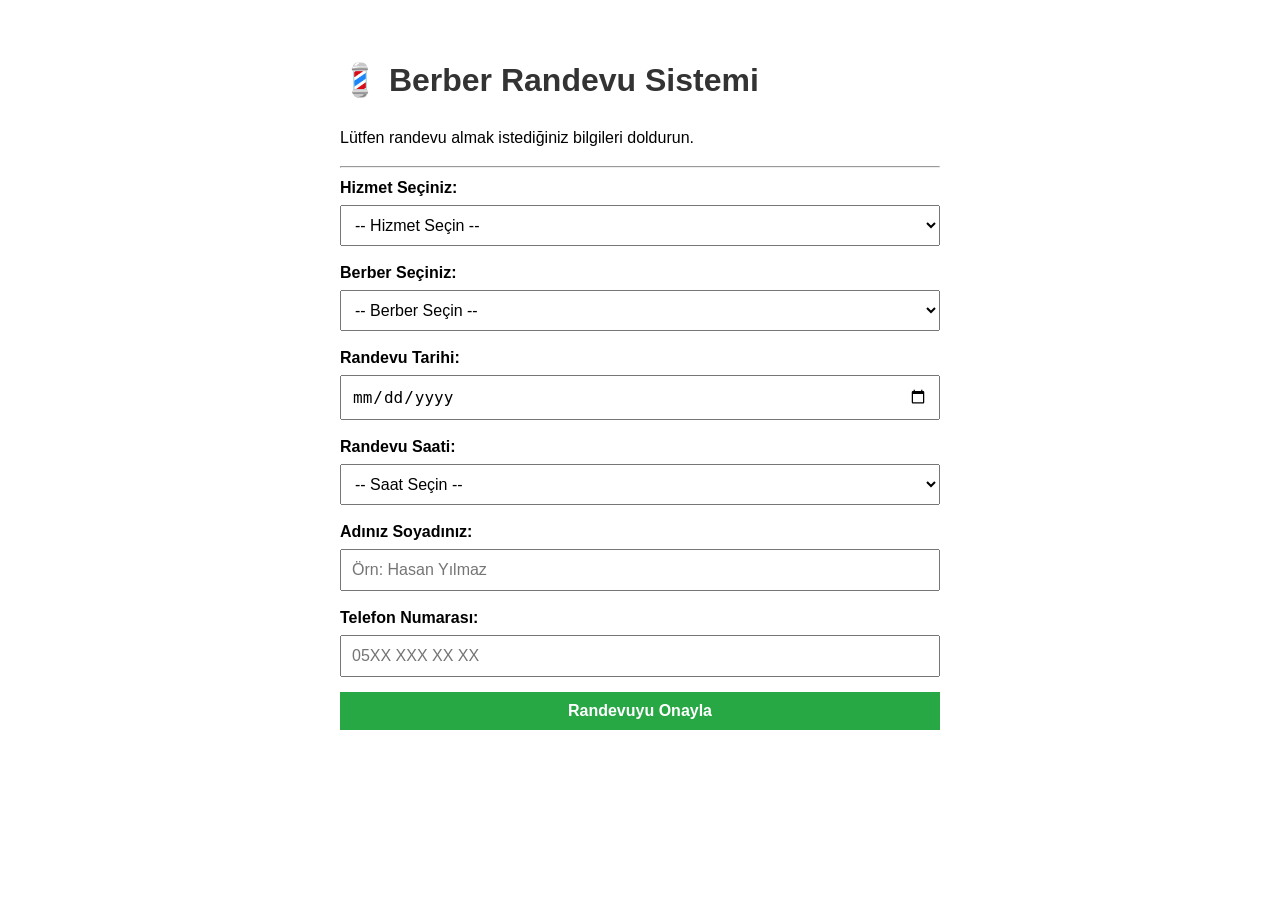
<file: index.html>
<!DOCTYPE html>
<html lang="tr">
<head>
    <meta charset="UTF-8">
    <meta name="viewport" content="width=device-width, initial-scale=1.0">
    <title>Berber Randevu Sistemi - Prototip</title>
    <style>
        body {
            font-family: Arial, sans-serif;
            max-width: 600px;
            margin: 20px auto;
            padding: 15px;
            line-height: 1.5;
        }
        h1, h2 {
            color: #333;
        }
        .form-group {
            margin-bottom: 15px;
        }
        label {
            display: block;
            margin-bottom: 5px;
            font-weight: bold;
        }
        input, select, button {
            width: 100%;
            padding: 10px;
            font-size: 16px;
            box-sizing: border-box;
        }
        button {
            background-color: #28a745;
            color: white;
            border: none;
            cursor: pointer;
            font-weight: bold;
        }
        button:hover {
            background-color: #218838;
        }
    </style>
</head>
<body>

    <h1>💈 Berber Randevu Sistemi</h1>
    <p>Lütfen randevu almak istediğiniz bilgileri doldurun.</p>
    <hr>

    <form>
        <!-- 1. Hizmet Seçimi -->
        <div class="form-group">
            <label for="hizmet">Hizmet Seçiniz:</label>
            <select id="hizmet">
                <option value="">-- Hizmet Seçin --</option>
                <option value="sac">Saç Kesimi (250 TL)</option>
                <option value="sakal">Sakal Tıraşı (150 TL)</option>
                <option value="paket">Saç + Sakal (350 TL)</option>
            </select>
        </div>

        <!-- 2. Berber Seçimi -->
        <div class="form-group">
            <label for="berber">Berber Seçiniz:</label>
            <select id="berber">
                <option value="">-- Berber Seçin --</option>
                <option value="ahmet">Ahmet Usta</option>
                <option value="mehmet">Mehmet Usta</option>
            </select>
        </div>

        <!-- 3. Tarih Seçimi -->
        <div class="form-group">
            <label for="tarih">Randevu Tarihi:</label>
            <input type="date" id="tarih">
        </div>

        <!-- 4. Saat Seçimi -->
        <div class="form-group">
            <label for="saat">Randevu Saati:</label>
            <select id="saat">
                <option value="">-- Saat Seçin --</option>
                <option value="10:00">10:00</option>
                <option value="11:00">11:00</option>
                <option value="14:00">14:00</option>
                <option value="15:00">15:00</option>
            </select>
        </div>

        <!-- 5. Müşteri Bilgileri -->
        <div class="form-group">
            <label for="adsoyad">Adınız Soyadınız:</label>
            <input type="text" id="adsoyad" placeholder="Örn: Hasan Yılmaz">
        </div>

        <div class="form-group">
            <label for="telefon">Telefon Numarası:</label>
            <input type="tel" id="telefon" placeholder="05XX XXX XX XX">
        </div>

        <button type="button">Randevuyu Onayla</button>
    </form>

</body>
</html>
</file>
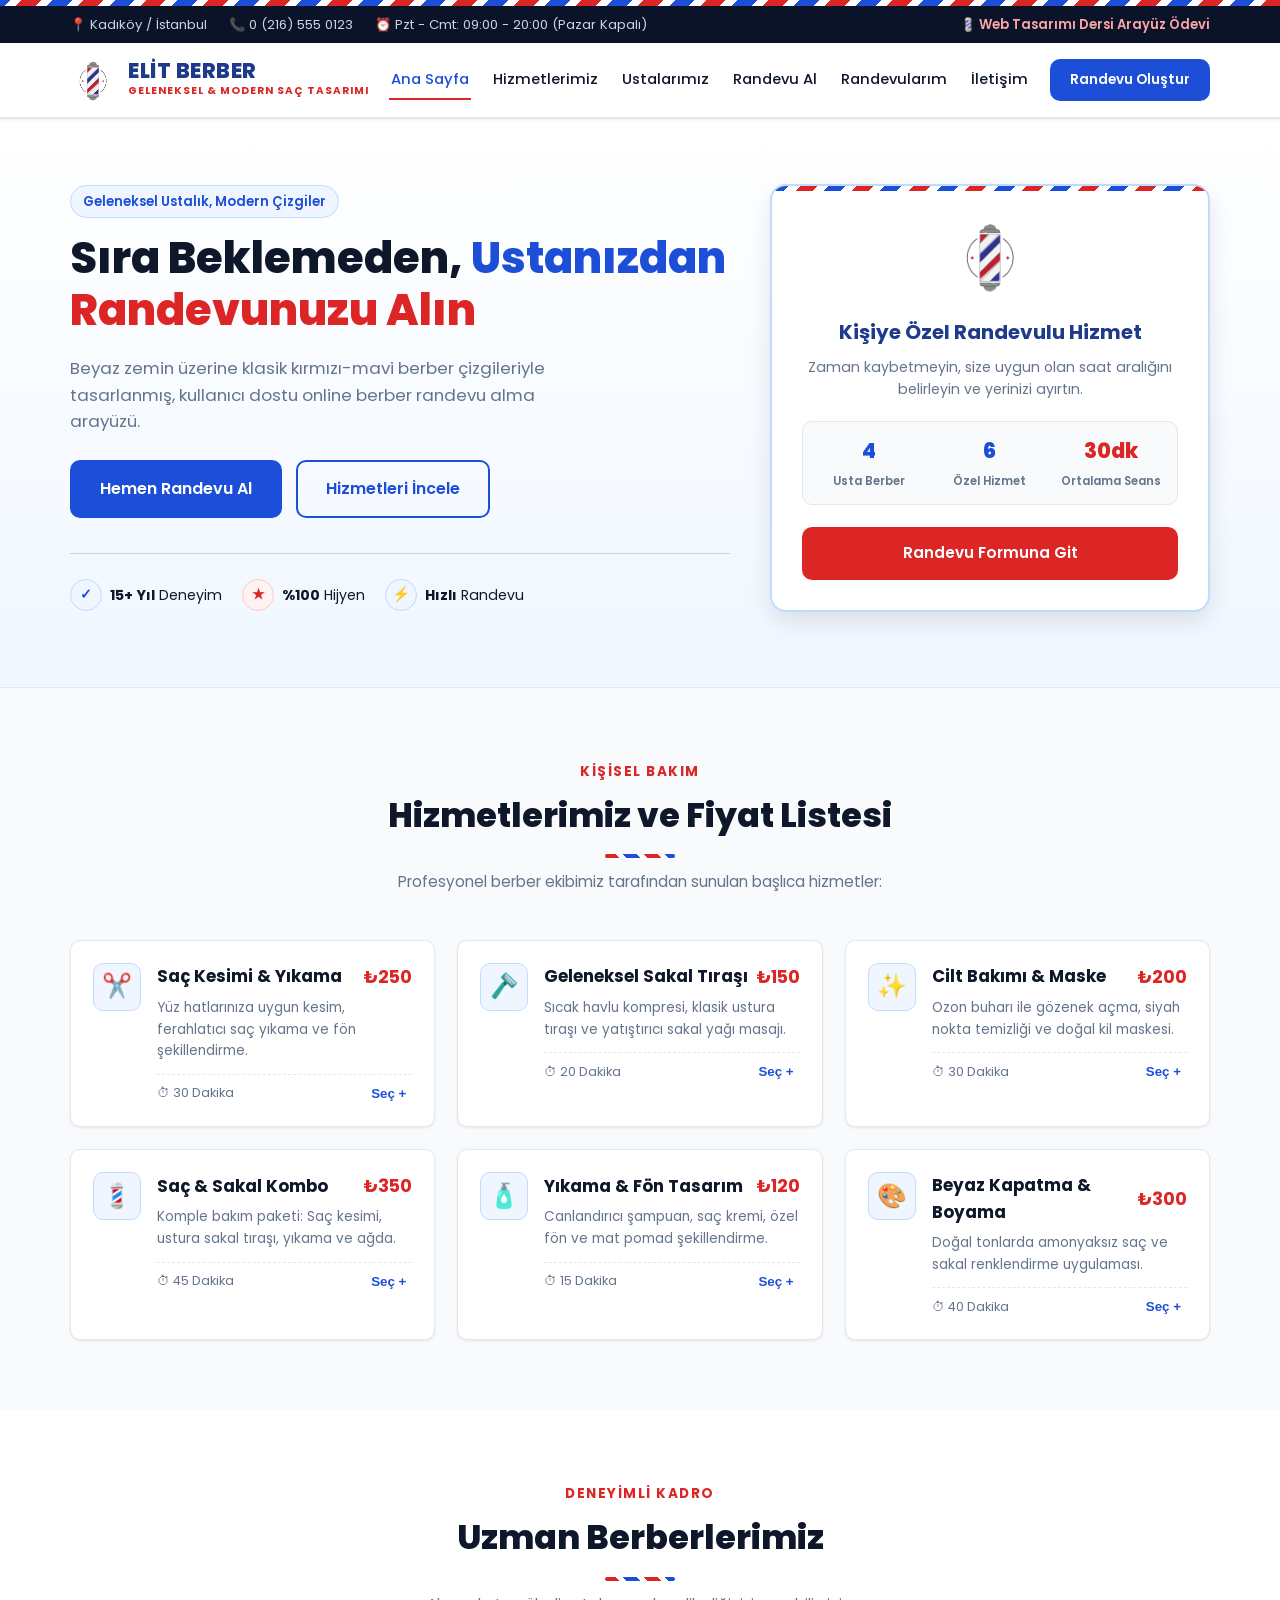
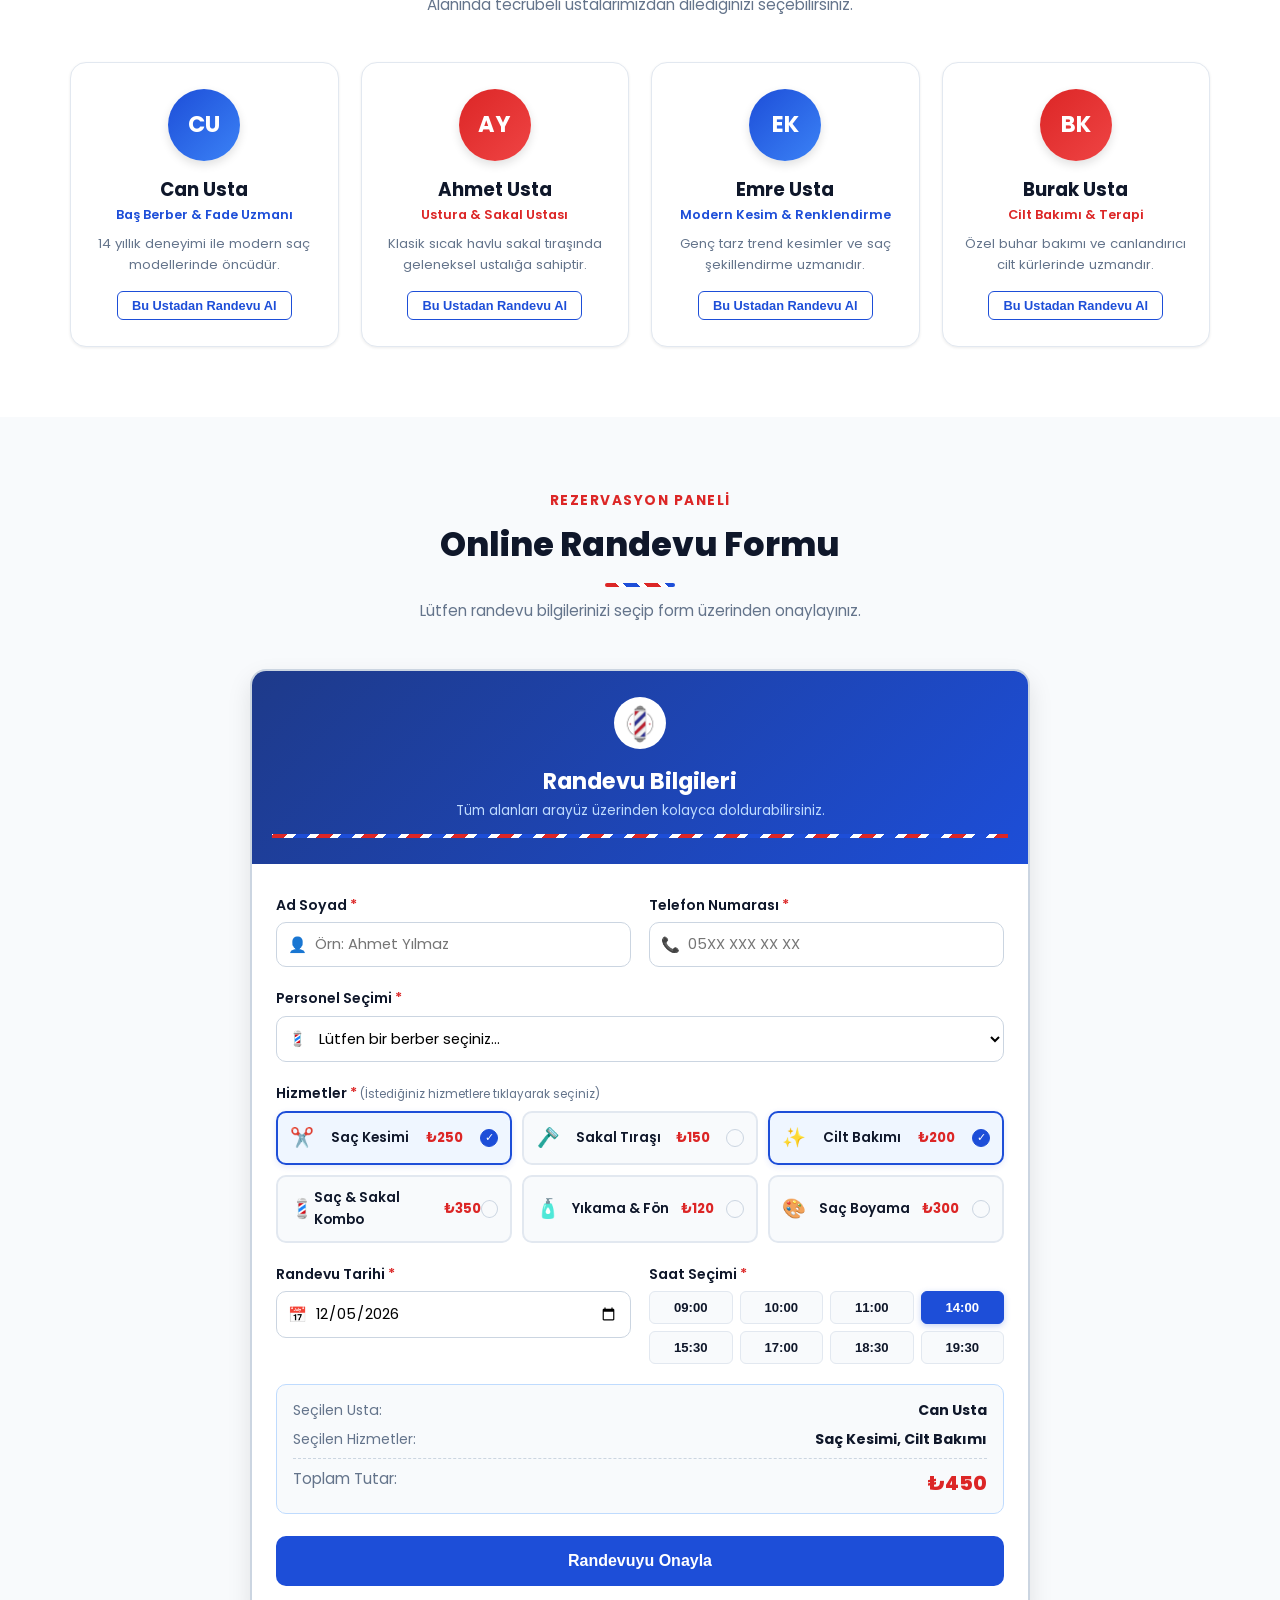
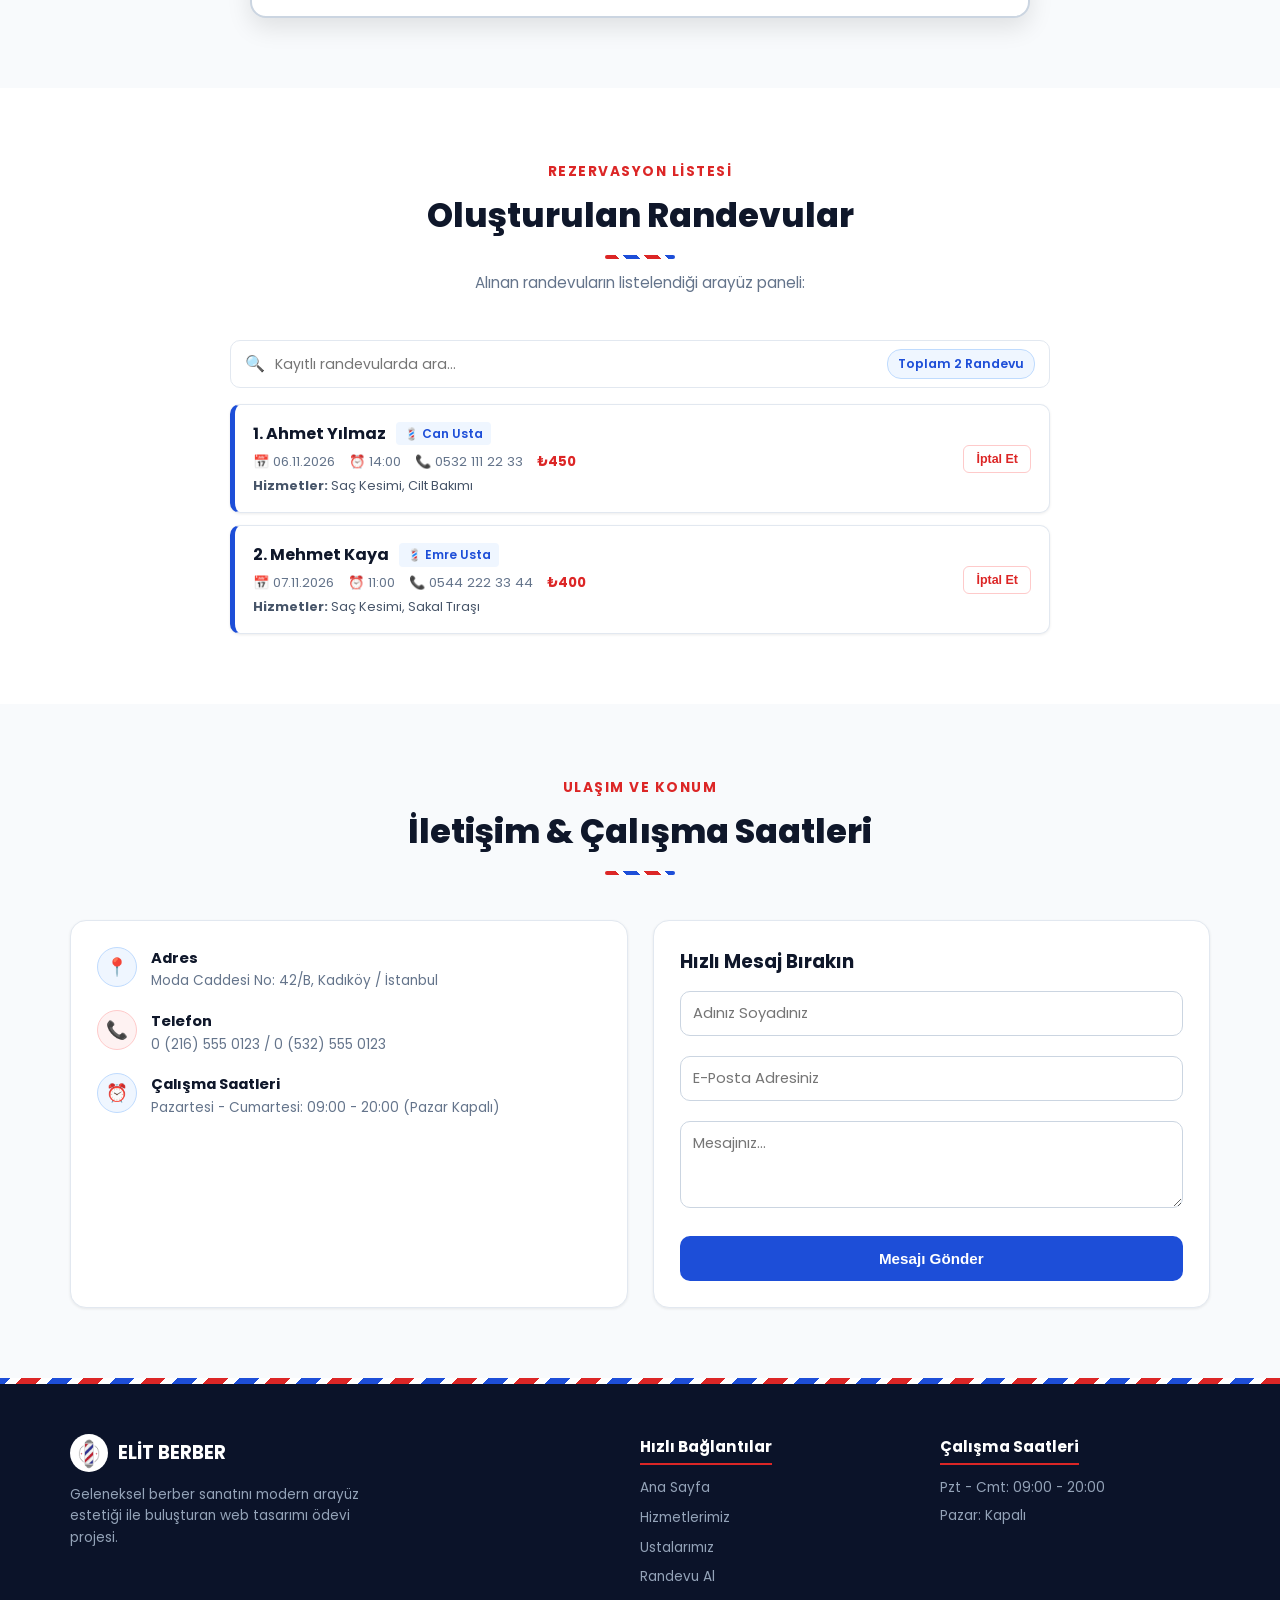
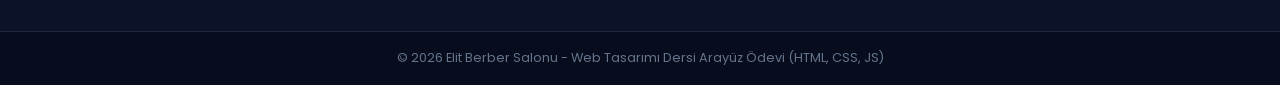
<file: berber-arayuz-odevi/index.html>
<!DOCTYPE html>
<html lang="tr">
<head>
    <meta charset="UTF-8">
    <meta name="viewport" content="width=device-width, initial-scale=1.0">
    <title>Elit Berber | Randevu Sistemi Arayüzü</title>
    <!-- Google Fonts (Modern ve Okunaklı Poppins Yazı Tipi) -->
    <link rel="preconnect" href="https://fonts.googleapis.com">
    <link rel="preconnect" href="https://fonts.gstatic.com" crossorigin>
    <link href="https://fonts.googleapis.com/css2?family=Poppins:wght@300;400;500;600;700;800&display=swap" rel="stylesheet">
    <!-- Sayfaya Özel Harici CSS Dosyası -->
    <link rel="stylesheet" href="style.css">
</head>
<body>

    <!-- ==================== GELENEKSEL BERBER ŞERİDİ ==================== -->
    <div class="barber-strip"></div>

    <!-- ==================== ÜST BİLGİ ÇUBUĞU (TOP BAR) ==================== -->
    <div class="top-bar">
        <div class="container top-bar-inner">
            <div class="top-contact">
                <span>📍 Kadıköy / İstanbul</span>
                <span>📞 0 (216) 555 0123</span>
                <span>⏰ Pzt - Cmt: 09:00 - 20:00 (Pazar Kapalı)</span>
            </div>
            <div class="top-notice">
                <span>💈 Web Tasarımı Dersi Arayüz Ödevi</span>
            </div>
        </div>
    </div>

    <!-- ==================== BAŞLIK VE MENÜ (HEADER / NAVBAR) ==================== -->
    <header class="header">
        <div class="container nav-wrapper">
            <!-- Logo ve Marka İsmi -->
            <a href="#hero" class="brand">
                <img src="images/logo.png" alt="Berber Logosu" class="brand-logo">
                <div class="brand-info">
                    <span class="brand-name">ELİT BERBER</span>
                    <span class="brand-tag">GELENEKSEL & MODERN SAÇ TASARIMI</span>
                </div>
            </a>

            <!-- Mobil Menü Aç/Kapat Butonu -->
            <button class="menu-toggle" id="menuToggle" aria-label="Menüyü Aç/Kapat">
                <span></span>
                <span></span>
                <span></span>
            </button>

            <!-- Navigasyon Linkleri -->
            <nav class="nav-links" id="navLinks">
                <a href="#hero" class="nav-item active">Ana Sayfa</a>
                <a href="#hizmetler" class="nav-item">Hizmetlerimiz</a>
                <a href="#ustalar" class="nav-item">Ustalarımız</a>
                <a href="#randevu" class="nav-item">Randevu Al</a>
                <a href="#randevularim" class="nav-item">Randevularım</a>
                <a href="#iletisim" class="nav-item">İletişim</a>
                <a href="#randevu" class="btn btn-primary btn-sm">Randevu Oluştur</a>
            </nav>
        </div>
    </header>

    <main>
        <!-- ==================== HERO BÖLÜMÜ (KARŞILAMA) ==================== -->
        <section id="hero" class="hero">
            <div class="container hero-grid">
                <div class="hero-content">
                    <span class="badge">Geleneksel Ustalık, Modern Çizgiler</span>
                    <h1 class="hero-heading">
                        Sıra Beklemeden, <span class="text-blue">Ustanızdan</span> <span class="text-red">Randevunuzu Alın</span>
                    </h1>
                    <p class="hero-desc">
                        Beyaz zemin üzerine klasik kırmızı-mavi berber çizgileriyle tasarlanmış, kullanıcı dostu online berber randevu alma arayüzü.
                    </p>
                    <div class="hero-btns">
                        <a href="#randevu" class="btn btn-primary btn-lg">Hemen Randevu Al</a>
                        <a href="#hizmetler" class="btn btn-outline btn-lg">Hizmetleri İncele</a>
                    </div>
                    <div class="hero-stats">
                        <div class="stat-pill">
                            <span class="stat-icon blue">✓</span>
                            <span><strong>15+ Yıl</strong> Deneyim</span>
                        </div>
                        <div class="stat-pill">
                            <span class="stat-icon red">★</span>
                            <span><strong>%100</strong> Hijyen</span>
                        </div>
                        <div class="stat-pill">
                            <span class="stat-icon blue">⚡</span>
                            <span><strong>Hızlı</strong> Randevu</span>
                        </div>
                    </div>
                </div>

                <!-- Hero Sağ Görsel Kartı -->
                <div class="hero-card-wrap">
                    <div class="hero-card">
                        <div class="hero-card-strip"></div>
                        <div class="card-logo-circle">
                            <img src="images/logo.png" alt="Berber Logosu" class="card-logo">
                        </div>
                        <h3>Kişiye Özel Randevulu Hizmet</h3>
                        <p>Zaman kaybetmeyin, size uygun olan saat aralığını belirleyin ve yerinizi ayırtın.</p>
                        <div class="quick-stats-row">
                            <div class="stat-cell">
                                <span class="num text-blue">4</span>
                                <span class="lbl">Usta Berber</span>
                            </div>
                            <div class="stat-cell">
                                <span class="num text-blue">6</span>
                                <span class="lbl">Özel Hizmet</span>
                            </div>
                            <div class="stat-cell">
                                <span class="num text-red">30dk</span>
                                <span class="lbl">Ortalama Seans</span>
                            </div>
                        </div>
                        <a href="#randevu" class="btn btn-red btn-block">Randevu Formuna Git</a>
                    </div>
                </div>
            </div>
        </section>

        <!-- ==================== HİZMETLERİMİZ BÖLÜMÜ ==================== -->
        <section id="hizmetler" class="section bg-light">
            <div class="container">
                <div class="section-title-wrap">
                    <span class="section-tag">Kişisel Bakım</span>
                    <h2 class="section-heading">Hizmetlerimiz ve Fiyat Listesi</h2>
                    <div class="title-strip"></div>
                    <p class="section-subtext">Profesyonel berber ekibimiz tarafından sunulan başlıca hizmetler:</p>
                </div>

                <div class="cards-grid">
                    <!-- Kart 1 -->
                    <div class="service-item">
                        <div class="service-icon-box">✂️</div>
                        <div class="service-text">
                            <div class="service-title-row">
                                <h3>Saç Kesimi & Yıkama</h3>
                                <span class="price">₺250</span>
                            </div>
                            <p>Yüz hatlarınıza uygun kesim, ferahlatıcı saç yıkama ve fön şekillendirme.</p>
                            <div class="service-footer">
                                <span>⏱ 30 Dakika</span>
                                <button type="button" class="btn-select-hizmet" data-service-name="Saç Kesimi">Seç +</button>
                            </div>
                        </div>
                    </div>

                    <!-- Kart 2 -->
                    <div class="service-item">
                        <div class="service-icon-box">🪒</div>
                        <div class="service-text">
                            <div class="service-title-row">
                                <h3>Geleneksel Sakal Tıraşı</h3>
                                <span class="price">₺150</span>
                            </div>
                            <p>Sıcak havlu kompresi, klasik ustura tıraşı ve yatıştırıcı sakal yağı masajı.</p>
                            <div class="service-footer">
                                <span>⏱ 20 Dakika</span>
                                <button type="button" class="btn-select-hizmet" data-service-name="Sakal Tıraşı">Seç +</button>
                            </div>
                        </div>
                    </div>

                    <!-- Kart 3 -->
                    <div class="service-item">
                        <div class="service-icon-box">✨</div>
                        <div class="service-text">
                            <div class="service-title-row">
                                <h3>Cilt Bakımı & Maske</h3>
                                <span class="price">₺200</span>
                            </div>
                            <p>Ozon buharı ile gözenek açma, siyah nokta temizliği ve doğal kil maskesi.</p>
                            <div class="service-footer">
                                <span>⏱ 30 Dakika</span>
                                <button type="button" class="btn-select-hizmet" data-service-name="Cilt Bakımı">Seç +</button>
                            </div>
                        </div>
                    </div>

                    <!-- Kart 4 -->
                    <div class="service-item">
                        <div class="service-icon-box">💈</div>
                        <div class="service-text">
                            <div class="service-title-row">
                                <h3>Saç & Sakal Kombo</h3>
                                <span class="price">₺350</span>
                            </div>
                            <p>Komple bakım paketi: Saç kesimi, ustura sakal tıraşı, yıkama ve ağda.</p>
                            <div class="service-footer">
                                <span>⏱ 45 Dakika</span>
                                <button type="button" class="btn-select-hizmet" data-service-name="Saç & Sakal Kombo">Seç +</button>
                            </div>
                        </div>
                    </div>

                    <!-- Kart 5 -->
                    <div class="service-item">
                        <div class="service-icon-box">🧴</div>
                        <div class="service-text">
                            <div class="service-title-row">
                                <h3>Yıkama & Fön Tasarım</h3>
                                <span class="price">₺120</span>
                            </div>
                            <p>Canlandırıcı şampuan, saç kremi, özel fön ve mat pomad şekillendirme.</p>
                            <div class="service-footer">
                                <span>⏱ 15 Dakika</span>
                                <button type="button" class="btn-select-hizmet" data-service-name="Yıkama & Fön">Seç +</button>
                            </div>
                        </div>
                    </div>

                    <!-- Kart 6 -->
                    <div class="service-item">
                        <div class="service-icon-box">🎨</div>
                        <div class="service-text">
                            <div class="service-title-row">
                                <h3>Beyaz Kapatma & Boyama</h3>
                                <span class="price">₺300</span>
                            </div>
                            <p>Doğal tonlarda amonyaksız saç ve sakal renklendirme uygulaması.</p>
                            <div class="service-footer">
                                <span>⏱ 40 Dakika</span>
                                <button type="button" class="btn-select-hizmet" data-service-name="Saç Boyama">Seç +</button>
                            </div>
                        </div>
                    </div>
                </div>
            </div>
        </section>

        <!-- ==================== USTALARIMIZ BÖLÜMÜ ==================== -->
        <section id="ustalar" class="section">
            <div class="container">
                <div class="section-title-wrap">
                    <span class="section-tag">Deneyimli Kadro</span>
                    <h2 class="section-heading">Uzman Berberlerimiz</h2>
                    <div class="title-strip"></div>
                    <p class="section-subtext">Alanında tecrübeli ustalarımızdan dilediğinizi seçebilirsiniz.</p>
                </div>

                <div class="barbers-grid">
                    <!-- Usta 1 -->
                    <div class="barber-box">
                        <div class="barber-avatar blue-grad">CU</div>
                        <h3>Can Usta</h3>
                        <span class="role text-blue">Baş Berber & Fade Uzmanı</span>
                        <p>14 yıllık deneyimi ile modern saç modellerinde öncüdür.</p>
                        <button type="button" class="btn-pick-barber" data-barber-name="Can Usta">Bu Ustadan Randevu Al</button>
                    </div>

                    <!-- Usta 2 -->
                    <div class="barber-box">
                        <div class="barber-avatar red-grad">AY</div>
                        <h3>Ahmet Usta</h3>
                        <span class="role text-red">Ustura & Sakal Ustası</span>
                        <p>Klasik sıcak havlu sakal tıraşında geleneksel ustalığa sahiptir.</p>
                        <button type="button" class="btn-pick-barber" data-barber-name="Ahmet Usta">Bu Ustadan Randevu Al</button>
                    </div>

                    <!-- Usta 3 -->
                    <div class="barber-box">
                        <div class="barber-avatar blue-grad">EK</div>
                        <h3>Emre Usta</h3>
                        <span class="role text-blue">Modern Kesim & Renklendirme</span>
                        <p>Genç tarz trend kesimler ve saç şekillendirme uzmanıdır.</p>
                        <button type="button" class="btn-pick-barber" data-barber-name="Emre Usta">Bu Ustadan Randevu Al</button>
                    </div>

                    <!-- Usta 4 -->
                    <div class="barber-box">
                        <div class="barber-avatar red-grad">BK</div>
                        <h3>Burak Usta</h3>
                        <span class="role text-red">Cilt Bakımı & Terapi</span>
                        <p>Özel buhar bakımı ve canlandırıcı cilt kürlerinde uzmandır.</p>
                        <button type="button" class="btn-pick-barber" data-barber-name="Burak Usta">Bu Ustadan Randevu Al</button>
                    </div>
                </div>
            </div>
        </section>

        <!-- ==================== RANDEVU ALMA FORMU (ÖDEVİN ANA ARAYÜZÜ) ==================== -->
        <section id="randevu" class="section bg-light">
            <div class="container">
                <div class="section-title-wrap">
                    <span class="section-tag">Rezervasyon Paneli</span>
                    <h2 class="section-heading">Online Randevu Formu</h2>
                    <div class="title-strip"></div>
                    <p class="section-subtext">Lütfen randevu bilgilerinizi seçip form üzerinden onaylayınız.</p>
                </div>

                <div class="form-wrapper">
                    <div class="form-card">
                        <!-- Form Kart Başlığı -->
                        <div class="form-card-header">
                            <div class="header-logo-badge">
                                <img src="images/logo.png" alt="Logo" class="badge-img">
                            </div>
                            <h3>Randevu Bilgileri</h3>
                            <p>Tüm alanları arayüz üzerinden kolayca doldurabilirsiniz.</p>
                            <div class="barber-strip-thin"></div>
                        </div>

                        <!-- Form İçeriği -->
                        <form id="appointmentUiForm" class="ui-form">
                            <!-- 1. Satır: Ad Soyad & Telefon -->
                            <div class="form-grid-2">
                                <div class="field-group">
                                    <label for="adSoyad">Ad Soyad <span class="req">*</span></label>
                                    <div class="input-container">
                                        <span class="field-icon">👤</span>
                                        <input type="text" id="adSoyad" placeholder="Örn: Ahmet Yılmaz" required>
                                    </div>
                                </div>
                                <div class="field-group">
                                    <label for="telefon">Telefon Numarası <span class="req">*</span></label>
                                    <div class="input-container">
                                        <span class="field-icon">📞</span>
                                        <input type="tel" id="telefon" placeholder="05XX XXX XX XX" required>
                                    </div>
                                </div>
                            </div>

                            <!-- 2. Personel Seçimi -->
                            <div class="field-group">
                                <label for="personelSecim">Personel Seçimi <span class="req">*</span></label>
                                <div class="input-container">
                                    <span class="field-icon">💈</span>
                                    <select id="personelSecim" required>
                                        <option value="" disabled selected>Lütfen bir berber seçiniz...</option>
                                        <option value="Can Usta">Can Usta - Baş Berber & Saç Stilisti</option>
                                        <option value="Ahmet Usta">Ahmet Usta - Geleneksel Ustura & Sakal</option>
                                        <option value="Emre Usta">Emre Usta - Modern Fade & Renklendirme</option>
                                        <option value="Burak Usta">Burak Usta - Cilt Bakımı & Terapi</option>
                                        <option value="Fark Etmez">Fark Etmez - İlk Müsait Usta</option>
                                    </select>
                                </div>
                            </div>

                            <!-- 3. Hizmetler (Tıklanabilir Çoklu Seçim Kartları) -->
                            <div class="field-group">
                                <label>Hizmetler <span class="req">*</span> <small class="text-muted">(İstediğiniz hizmetlere tıklayarak seçiniz)</small></label>
                                <div class="services-select-grid" id="servicesSelectGrid">
                                    <div class="select-chip selected" data-name="Saç Kesimi" data-price="250">
                                        <span class="chip-emoji">✂️</span>
                                        <span class="chip-name">Saç Kesimi</span>
                                        <span class="chip-price">₺250</span>
                                        <span class="chip-check">✓</span>
                                    </div>
                                    <div class="select-chip" data-name="Sakal Tıraşı" data-price="150">
                                        <span class="chip-emoji">🪒</span>
                                        <span class="chip-name">Sakal Tıraşı</span>
                                        <span class="chip-price">₺150</span>
                                        <span class="chip-check">✓</span>
                                    </div>
                                    <div class="select-chip selected" data-name="Cilt Bakımı" data-price="200">
                                        <span class="chip-emoji">✨</span>
                                        <span class="chip-name">Cilt Bakımı</span>
                                        <span class="chip-price">₺200</span>
                                        <span class="chip-check">✓</span>
                                    </div>
                                    <div class="select-chip" data-name="Saç & Sakal Kombo" data-price="350">
                                        <span class="chip-emoji">💈</span>
                                        <span class="chip-name">Saç & Sakal Kombo</span>
                                        <span class="chip-price">₺350</span>
                                        <span class="chip-check">✓</span>
                                    </div>
                                    <div class="select-chip" data-name="Yıkama & Fön" data-price="120">
                                        <span class="chip-emoji">🧴</span>
                                        <span class="chip-name">Yıkama & Fön</span>
                                        <span class="chip-price">₺120</span>
                                        <span class="chip-check">✓</span>
                                    </div>
                                    <div class="select-chip" data-name="Saç Boyama" data-price="300">
                                        <span class="chip-emoji">🎨</span>
                                        <span class="chip-name">Saç Boyama</span>
                                        <span class="chip-price">₺300</span>
                                        <span class="chip-check">✓</span>
                                    </div>
                                </div>
                            </div>

                            <!-- 4. Tarih ve Saat Seçimi -->
                            <div class="form-grid-2">
                                <div class="field-group">
                                    <label for="randevuTarih">Randevu Tarihi <span class="req">*</span></label>
                                    <div class="input-container">
                                        <span class="field-icon">📅</span>
                                        <input type="date" id="randevuTarih" required>
                                    </div>
                                </div>

                                <div class="field-group">
                                    <label>Saat Seçimi <span class="req">*</span></label>
                                    <div class="time-chips-grid" id="timeChipsGrid">
                                        <button type="button" class="time-chip">09:00</button>
                                        <button type="button" class="time-chip">10:00</button>
                                        <button type="button" class="time-chip">11:00</button>
                                        <button type="button" class="time-chip selected">14:00</button>
                                        <button type="button" class="time-chip">15:30</button>
                                        <button type="button" class="time-chip">17:00</button>
                                        <button type="button" class="time-chip">18:30</button>
                                        <button type="button" class="time-chip">19:30</button>
                                    </div>
                                </div>
                            </div>

                            <!-- Canlı Özet Kutusu -->
                            <div class="summary-card">
                                <div class="summary-line">
                                    <span>Seçilen Usta:</span>
                                    <strong id="ozetUsta">Can Usta</strong>
                                </div>
                                <div class="summary-line">
                                    <span>Seçilen Hizmetler:</span>
                                    <strong id="ozetHizmetler">Saç Kesimi, Cilt Bakımı</strong>
                                </div>
                                <div class="summary-line total-line">
                                    <span>Toplam Tutar:</span>
                                    <strong class="total-price" id="ozetTutar">₺450</strong>
                                </div>
                            </div>

                            <!-- Randevuyu Onayla Butonu -->
                            <button type="submit" class="btn btn-primary btn-block btn-lg" id="submitBtn">
                                Randevuyu Onayla
                            </button>
                        </form>
                    </div>
                </div>
            </div>
        </section>

        <!-- ==================== OLUŞTURULAN RANDEVULAR BÖLÜMÜ ==================== -->
        <section id="randevularim" class="section">
            <div class="container">
                <div class="section-title-wrap">
                    <span class="section-tag">Rezervasyon Listesi</span>
                    <h2 class="section-heading">Oluşturulan Randevular</h2>
                    <div class="title-strip"></div>
                    <p class="section-subtext">Alınan randevuların listelendiği arayüz paneli:</p>
                </div>

                <div class="list-wrapper">
                    <!-- Arama Çubuğu -->
                    <div class="search-bar">
                        <span class="search-icon">🔍</span>
                        <input type="text" id="aramaInput" placeholder="Kayıtlı randevularda ara...">
                        <span class="count-pill">Toplam 2 Randevu</span>
                    </div>

                    <!-- Randevu Kartları -->
                    <div class="appointments-list" id="appointmentsList">
                        <!-- Randevu 1 (Mockup'taki gibi) -->
                        <div class="appt-card">
                            <div class="appt-left">
                                <div class="appt-header-row">
                                    <span class="appt-name">1. Ahmet Yılmaz</span>
                                    <span class="barber-badge">💈 Can Usta</span>
                                </div>
                                <div class="appt-details">
                                    <span>📅 06.11.2026</span>
                                    <span>⏰ 14:00</span>
                                    <span>📞 0532 111 22 33</span>
                                    <span class="price-tag">₺450</span>
                                </div>
                                <div class="appt-services">
                                    <strong>Hizmetler:</strong> Saç Kesimi, Cilt Bakımı
                                </div>
                            </div>
                            <div class="appt-right">
                                <button type="button" class="btn-cancel" onclick="silRandevu(this)">İptal Et</button>
                            </div>
                        </div>

                        <!-- Randevu 2 (Mockup'taki gibi) -->
                        <div class="appt-card">
                            <div class="appt-left">
                                <div class="appt-header-row">
                                    <span class="appt-name">2. Mehmet Kaya</span>
                                    <span class="barber-badge">💈 Emre Usta</span>
                                </div>
                                <div class="appt-details">
                                    <span>📅 07.11.2026</span>
                                    <span>⏰ 11:00</span>
                                    <span>📞 0544 222 33 44</span>
                                    <span class="price-tag">₺400</span>
                                </div>
                                <div class="appt-services">
                                    <strong>Hizmetler:</strong> Saç Kesimi, Sakal Tıraşı
                                </div>
                            </div>
                            <div class="appt-right">
                                <button type="button" class="btn-cancel" onclick="silRandevu(this)">İptal Et</button>
                            </div>
                        </div>
                    </div>
                </div>
            </div>
        </section>

        <!-- ==================== İLETİŞİM BÖLÜMÜ ==================== -->
        <section id="iletisim" class="section bg-light">
            <div class="container">
                <div class="section-title-wrap">
                    <span class="section-tag">Ulaşım ve Konum</span>
                    <h2 class="section-heading">İletişim & Çalışma Saatleri</h2>
                    <div class="title-strip"></div>
                </div>

                <div class="contact-row">
                    <div class="contact-box">
                        <div class="contact-item">
                            <span class="icon blue">📍</span>
                            <div>
                                <h4>Adres</h4>
                                <p>Moda Caddesi No: 42/B, Kadıköy / İstanbul</p>
                            </div>
                        </div>
                        <div class="contact-item">
                            <span class="icon red">📞</span>
                            <div>
                                <h4>Telefon</h4>
                                <p>0 (216) 555 0123 / 0 (532) 555 0123</p>
                            </div>
                        </div>
                        <div class="contact-item">
                            <span class="icon blue">⏰</span>
                            <div>
                                <h4>Çalışma Saatleri</h4>
                                <p>Pazartesi - Cumartesi: 09:00 - 20:00 (Pazar Kapalı)</p>
                            </div>
                        </div>
                    </div>

                    <div class="message-box">
                        <h3>Hızlı Mesaj Bırakın</h3>
                        <form id="contactUiForm">
                            <div class="field-group">
                                <input type="text" placeholder="Adınız Soyadınız" required>
                            </div>
                            <div class="field-group">
                                <input type="email" placeholder="E-Posta Adresiniz" required>
                            </div>
                            <div class="field-group">
                                <textarea rows="3" placeholder="Mesajınız..." required></textarea>
                            </div>
                            <button type="submit" class="btn btn-primary btn-block">Mesajı Gönder</button>
                        </form>
                    </div>
                </div>
            </div>
        </section>
    </main>

    <!-- ==================== FOOTER (ALT BİLGİ) ==================== -->
    <footer class="footer">
        <div class="barber-strip"></div>
        <div class="container footer-inner">
            <div class="footer-brand">
                <div class="footer-logo-wrap">
                    <img src="images/logo.png" alt="Elit Berber" class="footer-logo">
                    <span class="footer-title">ELİT BERBER</span>
                </div>
                <p>Geleneksel berber sanatını modern arayüz estetiği ile buluşturan web tasarımı ödevi projesi.</p>
            </div>
            <div class="footer-info">
                <h4>Hızlı Bağlantılar</h4>
                <a href="#hero">Ana Sayfa</a>
                <a href="#hizmetler">Hizmetlerimiz</a>
                <a href="#ustalar">Ustalarımız</a>
                <a href="#randevu">Randevu Al</a>
            </div>
            <div class="footer-hours">
                <h4>Çalışma Saatleri</h4>
                <p>Pzt - Cmt: 09:00 - 20:00</p>
                <p class="text-red">Pazar: Kapalı</p>
            </div>
        </div>
        <div class="footer-bottom">
            <p>&copy; 2026 Elit Berber Salonu - Web Tasarımı Dersi Arayüz Ödevi (HTML, CSS, JS)</p>
        </div>
    </footer>

    <!-- ==================== BAŞARI MODALI (POPUP ARAYÜZÜ) ==================== -->
    <div class="modal-overlay" id="successModal">
        <div class="modal-card">
            <div class="modal-badge-check">✓</div>
            <h3>Randevunuz Başarıyla Oluşturuldu!</h3>
            <p class="modal-subtext">Bilgileriniz arayüze başarıyla kaydedildi.</p>
            
            <div class="modal-receipt">
                <div class="receipt-item">
                    <span>Müşteri:</span>
                    <strong id="modalName">Ahmet Yılmaz</strong>
                </div>
                <div class="receipt-item">
                    <span>Seçilen Usta:</span>
                    <strong id="modalBarber">Can Usta</strong>
                </div>
                <div class="receipt-item">
                    <span>Randevu Saati:</span>
                    <strong id="modalTime" class="badge-time">14:00</strong>
                </div>
                <div class="receipt-item">
                    <span>Hizmetler:</span>
                    <strong id="modalServices">Saç Kesimi, Cilt Bakımı</strong>
                </div>
                <div class="receipt-item total">
                    <span>Toplam Tutar:</span>
                    <strong id="modalTotal" class="text-red">₺450</strong>
                </div>
            </div>

            <div class="modal-buttons">
                <button type="button" class="btn btn-primary btn-block" id="modalCloseBtn">
                    Yeni Randevu Al
                </button>
            </div>
        </div>
    </div>

    <!-- Harici Arayüz JavaScript Dosyası -->
    <script src="script.js"></script>
</body>
</html>
</file>
<file: berber-arayuz-odevi/style.css>
/* ==========================================================================
   ELİT BERBER - SADECE ARAYÜZ (UI) STİL DOSYASI
   Web Tasarımı Dersi Ödevi
   Tema Renkleri: Beyaz (Background), Mavi (#1D4ED8), Kırmızı (#DC2626)
   ========================================================================== */

/* 1. SIFIRLAMA & DEĞİŞKENLER */
:root {
    --primary-blue: #1d4ed8;       /* Berber Mavisi */
    --primary-blue-dark: #1e3a8a;  /* Koyu Mavi */
    --primary-blue-light: #eff6ff; /* Açık Mavi Zemin */
    
    --primary-red: #dc2626;        /* Berber Kırmızısı */
    --primary-red-dark: #b91c1c;   /* Koyu Kırmızı */
    --primary-red-light: #fef2f2;  /* Açık Kırmızı Zemin */

    --bg-white: #ffffff;           /* Ana Arka Plan Rengi */
    --bg-light: #f8fafc;           /* Açık Gri Zemin */
    --border-color: #e2e8f0;       /* Genel Kenarlık */
    
    --text-dark: #0f172a;          /* Ana Başlık ve Metinler */
    --text-muted: #64748b;         /* İkincil Açıklamalar */

    --radius-sm: 6px;
    --radius-md: 10px;
    --radius-lg: 16px;
    --shadow-sm: 0 1px 3px rgba(0, 0, 0, 0.08);
    --shadow-md: 0 4px 12px rgba(0, 0, 0, 0.08);
    --shadow-lg: 0 10px 25px rgba(0, 0, 0, 0.1);
    --transition: all 0.25s ease;
}

*, *::before, *::after {
    box-sizing: border-box;
    margin: 0;
    padding: 0;
}

html {
    scroll-behavior: smooth;
    font-size: 16px;
}

body {
    font-family: 'Poppins', -apple-system, BlinkMacSystemFont, 'Segoe UI', Roboto, sans-serif;
    background-color: var(--bg-white);
    color: var(--text-dark);
    line-height: 1.6;
    overflow-x: hidden;
}

/* 2. ORTAK DÜZEN SINIFLARI */
.container {
    width: 100%;
    max-width: 1180px;
    margin: 0 auto;
    padding: 0 20px;
}

.section {
    padding: 70px 0;
}

.bg-light {
    background-color: var(--bg-light);
}

.text-blue { color: var(--primary-blue); }
.text-red { color: var(--primary-red); }

/* Berber Direği Çizgisi (Kırmızı - Beyaz - Mavi Şerit) */
.barber-strip {
    height: 6px;
    width: 100%;
    background: repeating-linear-gradient(
        -45deg,
        var(--primary-red),
        var(--primary-red) 14px,
        #ffffff 14px,
        #ffffff 22px,
        var(--primary-blue) 22px,
        var(--primary-blue) 36px,
        #ffffff 36px,
        #ffffff 44px
    );
}

.barber-strip-thin {
    height: 4px;
    width: 100%;
    background: repeating-linear-gradient(
        -45deg,
        var(--primary-red),
        var(--primary-red) 10px,
        #ffffff 10px,
        #ffffff 16px,
        var(--primary-blue) 16px,
        var(--primary-blue) 26px,
        #ffffff 26px,
        #ffffff 32px
    );
}

/* Başlık Şeridi */
.section-title-wrap {
    text-align: center;
    max-width: 650px;
    margin: 0 auto 45px auto;
}

.section-tag {
    display: inline-block;
    color: var(--primary-red);
    font-size: 0.85rem;
    font-weight: 700;
    text-transform: uppercase;
    letter-spacing: 1.5px;
    margin-bottom: 6px;
}

.section-heading {
    font-size: 2.1rem;
    font-weight: 800;
    color: var(--text-dark);
}

.title-strip {
    width: 70px;
    height: 4px;
    margin: 12px auto;
    background: repeating-linear-gradient(
        45deg,
        var(--primary-red),
        var(--primary-red) 10px,
        #ffffff 10px,
        #ffffff 15px,
        var(--primary-blue) 15px,
        var(--primary-blue) 25px,
        #ffffff 25px,
        #ffffff 30px
    );
    border-radius: 2px;
}

.section-subtext {
    color: var(--text-muted);
    font-size: 0.95rem;
}

/* Butonlar */
.btn {
    display: inline-flex;
    align-items: center;
    justify-content: center;
    padding: 12px 24px;
    font-size: 0.95rem;
    font-weight: 600;
    border-radius: var(--radius-md);
    text-decoration: none;
    cursor: pointer;
    border: 2px solid transparent;
    transition: var(--transition);
}

.btn-primary {
    background-color: var(--primary-blue);
    color: #ffffff;
}

.btn-primary:hover {
    background-color: var(--primary-blue-dark);
    transform: translateY(-2px);
    box-shadow: 0 6px 15px rgba(29, 78, 216, 0.25);
}

.btn-red {
    background-color: var(--primary-red);
    color: #ffffff;
}

.btn-red:hover {
    background-color: var(--primary-red-dark);
    transform: translateY(-2px);
    box-shadow: 0 6px 15px rgba(220, 38, 38, 0.25);
}

.btn-outline {
    background-color: transparent;
    color: var(--primary-blue);
    border-color: var(--primary-blue);
}

.btn-outline:hover {
    background-color: var(--primary-blue);
    color: #ffffff;
}

.btn-sm {
    padding: 8px 18px;
    font-size: 0.85rem;
}

.btn-lg {
    padding: 14px 28px;
    font-size: 1rem;
}

.btn-block {
    width: 100%;
}

/* 3. ÜST BİLGİ & HEADER / NAVBAR */
.top-bar {
    background-color: #0b1329;
    color: #cbd5e1;
    font-size: 0.82rem;
    padding: 8px 0;
}

.top-bar-inner {
    display: flex;
    justify-content: space-between;
    align-items: center;
    flex-wrap: wrap;
    gap: 8px;
}

.top-contact span {
    margin-right: 18px;
}

.top-notice {
    color: #fca5a5;
    font-weight: 600;
}

.header {
    background-color: var(--bg-white);
    border-bottom: 2px solid var(--border-color);
    position: sticky;
    top: 0;
    z-index: 1000;
    box-shadow: var(--shadow-sm);
}

.nav-wrapper {
    display: flex;
    align-items: center;
    justify-content: space-between;
    height: 74px;
}

.brand {
    display: flex;
    align-items: center;
    gap: 12px;
    text-decoration: none;
}

.brand-logo {
    width: 46px;
    height: 46px;
    object-fit: contain;
}

.brand-name {
    display: block;
    font-size: 1.3rem;
    font-weight: 800;
    color: var(--primary-blue-dark);
    line-height: 1.1;
    letter-spacing: 0.5px;
}

.brand-tag {
    display: block;
    font-size: 0.65rem;
    font-weight: 700;
    color: var(--primary-red);
    letter-spacing: 1px;
}

.nav-links {
    display: flex;
    align-items: center;
    gap: 20px;
}

.nav-item {
    text-decoration: none;
    color: var(--text-dark);
    font-size: 0.92rem;
    font-weight: 500;
    padding: 6px 2px;
    position: relative;
    transition: var(--transition);
}

.nav-item:hover,
.nav-item.active {
    color: var(--primary-blue);
}

.nav-item::after {
    content: '';
    position: absolute;
    bottom: -2px;
    left: 0;
    width: 0;
    height: 2px;
    background-color: var(--primary-red);
    transition: var(--transition);
}

.nav-item:hover::after,
.nav-item.active::after {
    width: 100%;
}

.menu-toggle {
    display: none;
    flex-direction: column;
    justify-content: space-between;
    width: 28px;
    height: 20px;
    background: transparent;
    border: none;
    cursor: pointer;
}

.menu-toggle span {
    width: 100%;
    height: 3px;
    background-color: var(--primary-blue);
    border-radius: 2px;
}

/* 4. HERO BÖLÜMÜ */
.hero {
    padding: 65px 0 75px 0;
    background: linear-gradient(180deg, #ffffff 0%, #f0f7ff 100%);
    border-bottom: 1px solid var(--border-color);
}

.hero-grid {
    display: grid;
    grid-template-columns: 1.2fr 0.8fr;
    gap: 40px;
    align-items: center;
}

.badge {
    display: inline-block;
    background-color: var(--primary-blue-light);
    color: var(--primary-blue);
    border: 1px solid #bfdbfe;
    padding: 5px 12px;
    font-size: 0.82rem;
    font-weight: 600;
    border-radius: 20px;
    margin-bottom: 15px;
}

.hero-heading {
    font-size: 2.7rem;
    font-weight: 800;
    line-height: 1.2;
    margin-bottom: 18px;
}

.hero-desc {
    color: var(--text-muted);
    font-size: 1.05rem;
    margin-bottom: 25px;
    max-width: 520px;
}

.hero-btns {
    display: flex;
    gap: 14px;
    margin-bottom: 35px;
    flex-wrap: wrap;
}

.hero-stats {
    display: flex;
    gap: 20px;
    padding-top: 25px;
    border-top: 1px solid #cbd5e1;
    flex-wrap: wrap;
}

.stat-pill {
    display: flex;
    align-items: center;
    gap: 8px;
    font-size: 0.88rem;
    color: var(--text-dark);
}

.stat-icon {
    width: 32px;
    height: 32px;
    border-radius: 50%;
    display: flex;
    align-items: center;
    justify-content: center;
    font-weight: 700;
    font-size: 0.9rem;
}

.stat-icon.blue {
    background-color: var(--primary-blue-light);
    color: var(--primary-blue);
    border: 1px solid #bfdbfe;
}

.stat-icon.red {
    background-color: var(--primary-red-light);
    color: var(--primary-red);
    border: 1px solid #fecaca;
}

/* Hero Kartı */
.hero-card {
    background-color: var(--bg-white);
    border: 2px solid #bfdbfe;
    border-radius: var(--radius-lg);
    padding: 30px;
    box-shadow: var(--shadow-lg);
    text-align: center;
    position: relative;
    overflow: hidden;
}

.hero-card-strip {
    position: absolute;
    top: 0;
    left: 0;
    right: 0;
    height: 5px;
    background: repeating-linear-gradient(
        -45deg,
        var(--primary-red),
        var(--primary-red) 12px,
        #ffffff 12px,
        #ffffff 20px,
        var(--primary-blue) 20px,
        var(--primary-blue) 32px,
        #ffffff 32px,
        #ffffff 40px
    );
}

.card-logo-circle {
    margin-bottom: 12px;
}

.card-logo {
    width: 80px;
    height: 80px;
    object-fit: contain;
}

.hero-card h3 {
    font-size: 1.25rem;
    color: var(--primary-blue-dark);
    margin-bottom: 8px;
}

.hero-card p {
    font-size: 0.88rem;
    color: var(--text-muted);
    margin-bottom: 20px;
}

.quick-stats-row {
    display: grid;
    grid-template-columns: repeat(3, 1fr);
    background-color: var(--bg-light);
    border: 1px solid var(--border-color);
    border-radius: var(--radius-md);
    padding: 12px 6px;
    margin-bottom: 22px;
}

.stat-cell .num {
    display: block;
    font-size: 1.3rem;
    font-weight: 800;
}

.stat-cell .lbl {
    font-size: 0.72rem;
    color: var(--text-muted);
    font-weight: 600;
}

/* 5. HİZMETLERİMİZ BÖLÜMÜ */
.cards-grid {
    display: grid;
    grid-template-columns: repeat(auto-fit, minmax(320px, 1fr));
    gap: 22px;
}

.service-item {
    background-color: var(--bg-white);
    border: 1.5px solid var(--border-color);
    border-radius: var(--radius-md);
    padding: 22px;
    display: flex;
    gap: 16px;
    align-items: flex-start;
    transition: var(--transition);
    box-shadow: var(--shadow-sm);
}

.service-item:hover {
    transform: translateY(-3px);
    border-color: var(--primary-blue);
    box-shadow: var(--shadow-md);
}

.service-icon-box {
    width: 48px;
    height: 48px;
    border-radius: var(--radius-md);
    background-color: var(--primary-blue-light);
    border: 1px solid #bfdbfe;
    display: flex;
    align-items: center;
    justify-content: center;
    font-size: 1.5rem;
    flex-shrink: 0;
}

.service-text {
    flex: 1;
}

.service-title-row {
    display: flex;
    justify-content: space-between;
    align-items: center;
    margin-bottom: 6px;
}

.service-title-row h3 {
    font-size: 1.05rem;
    color: var(--text-dark);
}

.service-title-row .price {
    font-size: 1.1rem;
    font-weight: 700;
    color: var(--primary-red);
}

.service-text p {
    font-size: 0.85rem;
    color: var(--text-muted);
    margin-bottom: 12px;
}

.service-footer {
    display: flex;
    justify-content: space-between;
    align-items: center;
    font-size: 0.8rem;
    color: var(--text-muted);
    border-top: 1px dashed var(--border-color);
    padding-top: 8px;
}

.btn-select-hizmet {
    background: transparent;
    border: none;
    color: var(--primary-blue);
    font-weight: 600;
    cursor: pointer;
    padding: 3px 6px;
    border-radius: 4px;
    transition: var(--transition);
}

.btn-select-hizmet:hover {
    background-color: var(--primary-blue-light);
    text-decoration: underline;
}

/* 6. USTALARIMIZ BÖLÜMÜ */
.barbers-grid {
    display: grid;
    grid-template-columns: repeat(auto-fit, minmax(240px, 1fr));
    gap: 22px;
}

.barber-box {
    background-color: var(--bg-white);
    border: 1.5px solid var(--border-color);
    border-radius: var(--radius-lg);
    padding: 26px 18px;
    text-align: center;
    transition: var(--transition);
    box-shadow: var(--shadow-sm);
}

.barber-box:hover {
    transform: translateY(-4px);
    border-color: var(--primary-red);
    box-shadow: var(--shadow-md);
}

.barber-avatar {
    width: 72px;
    height: 72px;
    border-radius: 50%;
    margin: 0 auto 14px auto;
    display: flex;
    align-items: center;
    justify-content: center;
    font-size: 1.4rem;
    font-weight: 700;
    color: #ffffff;
    box-shadow: 0 4px 10px rgba(0, 0, 0, 0.12);
}

.blue-grad { background: linear-gradient(135deg, var(--primary-blue), #3b82f6); }
.red-grad { background: linear-gradient(135deg, var(--primary-red), #ef4444); }

.barber-box h3 {
    font-size: 1.15rem;
    color: var(--text-dark);
}

.barber-box .role {
    font-size: 0.8rem;
    font-weight: 600;
    display: block;
    margin-bottom: 8px;
}

.barber-box p {
    font-size: 0.82rem;
    color: var(--text-muted);
    margin-bottom: 16px;
    min-height: 38px;
}

.btn-pick-barber {
    background-color: transparent;
    color: var(--primary-blue);
    border: 1.5px solid var(--primary-blue);
    padding: 6px 14px;
    font-size: 0.8rem;
    font-weight: 600;
    border-radius: var(--radius-sm);
    cursor: pointer;
    transition: var(--transition);
}

.btn-pick-barber:hover {
    background-color: var(--primary-blue);
    color: #ffffff;
}

/* 7. RANDEVU FORMU (ÖDEVİN MERKEZİ ARAYÜZÜ) */
.form-wrapper {
    max-width: 780px;
    margin: 0 auto;
}

.form-card {
    background-color: var(--bg-white);
    border: 2px solid #cbd5e1;
    border-radius: var(--radius-lg);
    box-shadow: var(--shadow-lg);
    overflow: hidden;
}

.form-card-header {
    background: linear-gradient(135deg, #1e3a8a, #1d4ed8);
    color: #ffffff;
    padding: 26px 20px;
    text-align: center;
    position: relative;
}

.header-logo-badge {
    margin-bottom: 8px;
}

.badge-img {
    width: 52px;
    height: 52px;
    background: #ffffff;
    border-radius: 50%;
    padding: 4px;
    object-fit: contain;
}

.form-card-header h3 {
    font-size: 1.4rem;
    font-weight: 700;
}

.form-card-header p {
    font-size: 0.85rem;
    color: #bfdbfe;
    margin-bottom: 12px;
}

.ui-form {
    padding: 30px 24px;
}

.form-grid-2 {
    display: grid;
    grid-template-columns: 1fr 1fr;
    gap: 18px;
}

.field-group {
    margin-bottom: 20px;
}

.field-group label {
    display: block;
    font-size: 0.88rem;
    font-weight: 600;
    color: var(--text-dark);
    margin-bottom: 6px;
}

.req {
    color: var(--primary-red);
}

.text-muted {
    color: var(--text-muted);
    font-weight: normal;
}

.input-container {
    position: relative;
    display: flex;
    align-items: center;
}

.field-icon {
    position: absolute;
    left: 12px;
    font-size: 0.95rem;
    color: var(--text-muted);
    pointer-events: none;
}

.input-container input,
.input-container select,
.message-box input,
.message-box textarea {
    width: 100%;
    padding: 11px 12px 11px 38px;
    font-size: 0.92rem;
    border: 1.5px solid #cbd5e1;
    border-radius: var(--radius-md);
    background-color: #ffffff;
    font-family: inherit;
    transition: var(--transition);
}

.message-box input,
.message-box textarea {
    padding-left: 12px;
}

.input-container input:focus,
.input-container select:focus,
.message-box input:focus,
.message-box textarea:focus {
    outline: none;
    border-color: var(--primary-blue);
    box-shadow: 0 0 0 3px rgba(29, 78, 216, 0.15);
}

/* Hizmet Kartları Seçicisi */
.services-select-grid {
    display: grid;
    grid-template-columns: repeat(auto-fit, minmax(200px, 1fr));
    gap: 10px;
    margin-top: 4px;
}

.select-chip {
    border: 2px solid var(--border-color);
    background-color: var(--bg-light);
    border-radius: var(--radius-md);
    padding: 10px 12px;
    display: flex;
    align-items: center;
    justify-content: space-between;
    cursor: pointer;
    transition: var(--transition);
}

.select-chip:hover {
    border-color: #93c5fd;
    background-color: #f0f7ff;
}

.select-chip.selected {
    border-color: var(--primary-blue);
    background-color: var(--primary-blue-light);
    box-shadow: 0 2px 6px rgba(29, 78, 216, 0.12);
}

.chip-emoji {
    font-size: 1.2rem;
}

.chip-name {
    font-size: 0.85rem;
    font-weight: 600;
    color: var(--text-dark);
}

.chip-price {
    font-size: 0.82rem;
    font-weight: 700;
    color: var(--primary-red);
}

.chip-check {
    width: 18px;
    height: 18px;
    border-radius: 50%;
    border: 1.5px solid #cbd5e1;
    display: flex;
    align-items: center;
    justify-content: center;
    font-size: 0.7rem;
    color: transparent;
    transition: var(--transition);
}

.select-chip.selected .chip-check {
    background-color: var(--primary-blue);
    border-color: var(--primary-blue);
    color: #ffffff;
}

/* Saat Çipleri */
.time-chips-grid {
    display: grid;
    grid-template-columns: repeat(4, 1fr);
    gap: 7px;
    margin-top: 4px;
}

.time-chip {
    padding: 8px 4px;
    font-size: 0.82rem;
    font-weight: 600;
    border: 1.5px solid var(--border-color);
    background-color: var(--bg-light);
    border-radius: var(--radius-sm);
    color: var(--text-dark);
    cursor: pointer;
    transition: var(--transition);
    text-align: center;
}

.time-chip:hover {
    border-color: var(--primary-blue);
    background-color: #eff6ff;
}

.time-chip.selected {
    background-color: var(--primary-blue);
    border-color: var(--primary-blue);
    color: #ffffff;
    box-shadow: 0 2px 6px rgba(29, 78, 216, 0.25);
}

/* Özet Kartı */
.summary-card {
    background-color: var(--bg-light);
    border: 1.5px solid #bfdbfe;
    border-radius: var(--radius-md);
    padding: 14px 16px;
    margin-bottom: 22px;
}

.summary-line {
    display: flex;
    justify-content: space-between;
    font-size: 0.88rem;
    margin-bottom: 6px;
    color: var(--text-muted);
}

.summary-line strong {
    color: var(--text-dark);
}

.total-line {
    border-top: 1px dashed #cbd5e1;
    padding-top: 8px;
    margin-top: 8px;
    margin-bottom: 0;
    font-size: 0.95rem;
}

.total-price {
    font-size: 1.25rem !important;
    color: var(--primary-red) !important;
    font-weight: 800;
}

/* 8. OLUŞTURULAN RANDEVULAR */
.list-wrapper {
    max-width: 820px;
    margin: 0 auto;
}

.search-bar {
    display: flex;
    align-items: center;
    background-color: #ffffff;
    border: 1.5px solid var(--border-color);
    border-radius: var(--radius-md);
    padding: 8px 14px;
    margin-bottom: 16px;
    gap: 10px;
}

.search-bar input {
    flex: 1;
    border: none;
    outline: none;
    font-size: 0.88rem;
    font-family: inherit;
}

.count-pill {
    background-color: var(--primary-blue-light);
    color: var(--primary-blue);
    border: 1px solid #bfdbfe;
    padding: 4px 10px;
    border-radius: 14px;
    font-size: 0.78rem;
    font-weight: 600;
}

.appointments-list {
    display: flex;
    flex-direction: column;
    gap: 12px;
}

.appt-card {
    background-color: #ffffff;
    border: 1.5px solid var(--border-color);
    border-left: 5px solid var(--primary-blue);
    border-radius: var(--radius-md);
    padding: 16px 18px;
    display: flex;
    justify-content: space-between;
    align-items: center;
    box-shadow: var(--shadow-sm);
    transition: var(--transition);
}

.appt-card:hover {
    border-color: #93c5fd;
    box-shadow: var(--shadow-md);
}

.appt-header-row {
    display: flex;
    align-items: center;
    gap: 10px;
    margin-bottom: 4px;
}

.appt-name {
    font-size: 1rem;
    font-weight: 700;
    color: var(--text-dark);
}

.barber-badge {
    background-color: var(--primary-blue-light);
    color: var(--primary-blue);
    font-size: 0.75rem;
    font-weight: 600;
    padding: 2px 8px;
    border-radius: 4px;
}

.appt-details {
    display: flex;
    gap: 14px;
    font-size: 0.82rem;
    color: var(--text-muted);
    margin-bottom: 4px;
    flex-wrap: wrap;
}

.price-tag {
    color: var(--primary-red);
    font-weight: 700;
}

.appt-services {
    font-size: 0.8rem;
    color: #475569;
}

.btn-cancel {
    background-color: transparent;
    color: var(--primary-red);
    border: 1px solid #fecaca;
    padding: 6px 12px;
    font-size: 0.78rem;
    font-weight: 600;
    border-radius: var(--radius-sm);
    cursor: pointer;
    transition: var(--transition);
}

.btn-cancel:hover {
    background-color: var(--primary-red);
    color: #ffffff;
}

/* 9. İLETİŞİM */
.contact-row {
    display: grid;
    grid-template-columns: 1fr 1fr;
    gap: 25px;
}

.contact-box, .message-box {
    background-color: #ffffff;
    border: 1.5px solid var(--border-color);
    border-radius: var(--radius-lg);
    padding: 26px;
    box-shadow: var(--shadow-sm);
}

.contact-item {
    display: flex;
    gap: 14px;
    align-items: flex-start;
    margin-bottom: 18px;
}

.contact-item:last-child {
    margin-bottom: 0;
}

.contact-item .icon {
    width: 40px;
    height: 40px;
    border-radius: 50%;
    display: flex;
    align-items: center;
    justify-content: center;
    font-size: 1.1rem;
    flex-shrink: 0;
}

.contact-item .icon.blue {
    background-color: var(--primary-blue-light);
    color: var(--primary-blue);
    border: 1px solid #bfdbfe;
}

.contact-item .icon.red {
    background-color: var(--primary-red-light);
    color: var(--primary-red);
    border: 1px solid #fecaca;
}

.contact-item h4 {
    font-size: 0.92rem;
    color: var(--text-dark);
}

.contact-item p {
    font-size: 0.85rem;
    color: var(--text-muted);
}

.message-box h3 {
    font-size: 1.15rem;
    margin-bottom: 15px;
}

/* 10. FOOTER */
.footer {
    background-color: #0b1329;
    color: #e2e8f0;
}

.footer-inner {
    display: grid;
    grid-template-columns: 2fr 1fr 1fr;
    gap: 30px;
    padding: 50px 20px 35px 20px;
}

.footer-logo-wrap {
    display: flex;
    align-items: center;
    gap: 10px;
    margin-bottom: 12px;
}

.footer-logo {
    width: 38px;
    height: 38px;
    background: #ffffff;
    border-radius: 50%;
    padding: 2px;
}

.footer-title {
    font-size: 1.15rem;
    font-weight: 700;
    color: #ffffff;
}

.footer-brand p {
    font-size: 0.85rem;
    color: #94a3b8;
    max-width: 320px;
}

.footer-info h4, .footer-hours h4 {
    font-size: 0.95rem;
    color: #ffffff;
    margin-bottom: 12px;
    border-bottom: 2px solid var(--primary-red);
    display: inline-block;
    padding-bottom: 4px;
}

.footer-info a {
    display: block;
    color: #94a3b8;
    text-decoration: none;
    font-size: 0.85rem;
    margin-bottom: 8px;
    transition: var(--transition);
}

.footer-info a:hover {
    color: #ffffff;
    padding-left: 4px;
}

.footer-hours p {
    font-size: 0.85rem;
    color: #94a3b8;
    margin-bottom: 6px;
}

.footer-bottom {
    background-color: #070d1d;
    border-top: 1px solid #1e293b;
    padding: 16px 20px;
    text-align: center;
    font-size: 0.8rem;
    color: #64748b;
}

/* 11. BAŞARI MODALI (POPUP) */
.modal-overlay {
    position: fixed;
    top: 0;
    left: 0;
    right: 0;
    bottom: 0;
    background-color: rgba(15, 23, 42, 0.7);
    backdrop-filter: blur(3px);
    display: flex;
    align-items: center;
    justify-content: center;
    z-index: 2000;
    opacity: 0;
    visibility: hidden;
    transition: var(--transition);
    padding: 20px;
}

.modal-overlay.active {
    opacity: 1;
    visibility: visible;
}

.modal-card {
    background-color: #ffffff;
    border-radius: var(--radius-lg);
    width: 100%;
    max-width: 440px;
    padding: 28px 24px;
    text-align: center;
    box-shadow: 0 20px 40px rgba(0,0,0,0.25);
    border-top: 5px solid #10b981;
    transform: scale(0.92);
    transition: transform 0.25s ease;
}

.modal-overlay.active .modal-card {
    transform: scale(1);
}

.modal-badge-check {
    width: 60px;
    height: 60px;
    border-radius: 50%;
    background-color: #d1fae5;
    color: #059669;
    font-size: 1.8rem;
    font-weight: 700;
    display: flex;
    align-items: center;
    justify-content: center;
    margin: 0 auto 14px auto;
}

.modal-card h3 {
    font-size: 1.25rem;
    color: var(--text-dark);
    margin-bottom: 4px;
}

.modal-subtext {
    font-size: 0.85rem;
    color: var(--text-muted);
    margin-bottom: 18px;
}

.modal-receipt {
    background-color: var(--bg-light);
    border: 1px solid var(--border-color);
    border-radius: var(--radius-md);
    padding: 14px;
    margin-bottom: 20px;
    text-align: left;
}

.receipt-item {
    display: flex;
    justify-content: space-between;
    font-size: 0.85rem;
    margin-bottom: 6px;
    color: var(--text-muted);
}

.receipt-item strong {
    color: var(--text-dark);
}

.badge-time {
    background-color: var(--primary-blue-light);
    color: var(--primary-blue);
    padding: 1px 6px;
    border-radius: 4px;
}

.receipt-item.total {
    border-top: 1px dashed #cbd5e1;
    padding-top: 8px;
    margin-top: 8px;
    font-size: 0.95rem;
}

/* 12. MOBİL UYUMLULUK (RESPONSIVE) */
@media (max-width: 900px) {
    .hero-grid {
        grid-template-columns: 1fr;
        text-align: center;
    }
    .hero-heading { font-size: 2.2rem; }
    .hero-desc { margin: 0 auto 25px auto; }
    .hero-btns, .hero-stats { justify-content: center; }
    .hero-card { max-width: 480px; margin: 0 auto; }
    .contact-row { grid-template-columns: 1fr; }
    .footer-inner { grid-template-columns: 1fr 1fr; }
}

@media (max-width: 768px) {
    .top-bar { display: none; }
    .menu-toggle { display: flex; }
    
    .nav-links {
        position: absolute;
        top: 74px;
        left: 0;
        right: 0;
        background-color: #ffffff;
        border-bottom: 2px solid var(--border-color);
        padding: 20px;
        flex-direction: column;
        display: none;
        box-shadow: var(--shadow-md);
    }
    
    .nav-links.open { display: flex; }
    .form-grid-2 { grid-template-columns: 1fr; }
    .time-chips-grid { grid-template-columns: repeat(3, 1fr); }
    .appt-card { flex-direction: column; align-items: flex-start; gap: 12px; }
    .footer-inner { grid-template-columns: 1fr; }
}
</file>
